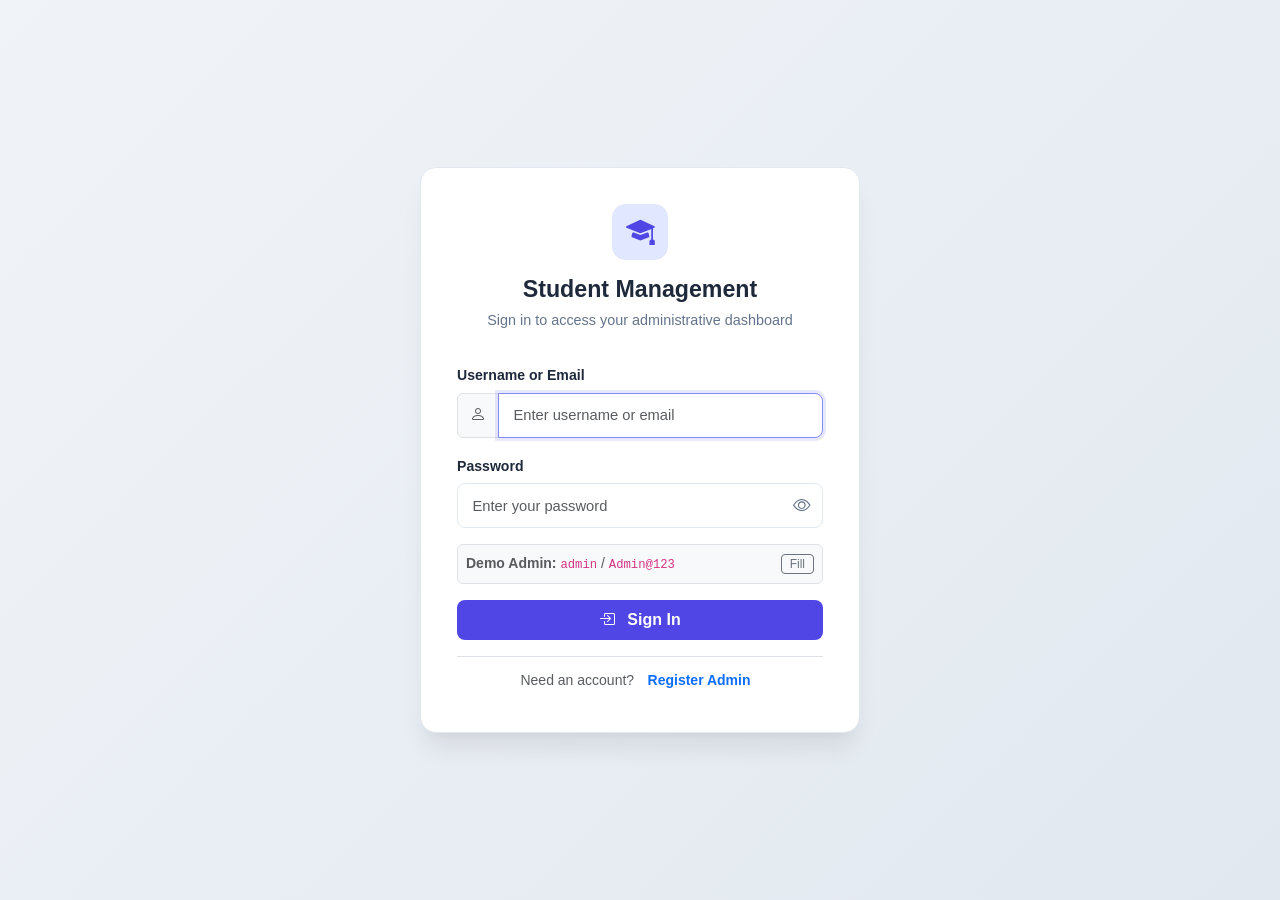
<file: frontend/index.html>
<!DOCTYPE html>
<html lang="en">
<head>
    <meta charset="UTF-8">
    <meta name="viewport" content="width=device-width, initial-scale=1.0">
    <title>Student Management System</title>
    <link rel="stylesheet" href="https://cdn.jsdelivr.net/npm/bootstrap@5.3.3/dist/css/bootstrap.min.css">
    <link rel="stylesheet" href="https://cdn.jsdelivr.net/npm/bootstrap-icons@1.11.3/font/bootstrap-icons.min.css">
    <link rel="stylesheet" href="css/style.css">
    <script src="js/auth.js"></script>
    <script>
        document.addEventListener("DOMContentLoaded", () => {
            if (isAuthenticated()) {
                window.location.replace("dashboard.html");
            } else {
                window.location.replace("login.html");
            }
        });
    </script>
</head>
<body class="d-flex align-items-center justify-content-center" style="min-height: 100vh;">
    <div class="text-center">
        <div class="spinner-border text-primary mb-3" role="status">
            <span class="visually-hidden">Loading...</span>
        </div>
        <h5 class="text-muted fw-semibold">Loading Student Management System...</h5>
    </div>
</body>
</html>
</file>
<file: frontend/css/style.css>
/* ==========================================================
   Student Management System - Modern Admin Dashboard CSS
   ========================================================== */

:root {
    --primary-color: #4f46e5;
    --primary-hover: #4338ca;
    --primary-light: #eef2ff;
    --secondary-color: #64748b;
    --success-color: #10b981;
    --warning-color: #f59e0b;
    --danger-color: #ef4444;
    --info-color: #06b6d4;
    
    --bg-body: #f8fafc;
    --bg-card: #ffffff;
    --sidebar-bg: #0f172a;
    --sidebar-hover: #1e293b;
    --sidebar-active: #4f46e5;
    --sidebar-text: #94a3b8;
    --sidebar-text-bright: #ffffff;
    
    --text-main: #1e293b;
    --text-muted: #64748b;
    --border-color: #e2e8f0;
    --card-shadow: 0 4px 6px -1px rgba(15, 23, 42, 0.04), 0 2px 4px -2px rgba(15, 23, 42, 0.04);
    --card-shadow-hover: 0 10px 15px -3px rgba(15, 23, 42, 0.08), 0 4px 6px -4px rgba(15, 23, 42, 0.04);
    --border-radius: 12px;
}

body {
    font-family: 'Inter', -apple-system, BlinkMacSystemFont, "Segoe UI", Roboto, Helvetica, Arial, sans-serif;
    background-color: var(--bg-body);
    color: var(--text-main);
    min-height: 100vh;
    margin: 0;
    padding: 0;
    overflow-x: hidden;
}

/* --------------------------------------------------
   Layout Structure
   -------------------------------------------------- */
.app-container {
    display: flex;
    width: 100%;
    min-height: 100vh;
}

/* Sidebar */
.app-sidebar {
    width: 260px;
    background-color: var(--sidebar-bg);
    color: var(--sidebar-text);
    flex-shrink: 0;
    display: flex;
    flex-direction: column;
    transition: all 0.3s cubic-bezier(0.4, 0, 0.2, 1);
    z-index: 1000;
}

.sidebar-brand {
    padding: 1.5rem 1.25rem;
    display: flex;
    align-items: center;
    gap: 0.75rem;
    font-size: 1.15rem;
    font-weight: 700;
    color: var(--sidebar-text-bright);
    text-decoration: none;
    border-bottom: 1px solid rgba(255, 255, 255, 0.08);
}

.sidebar-brand i {
    font-size: 1.5rem;
    color: #818cf8;
}

.sidebar-menu {
    list-style: none;
    padding: 1rem 0.75rem;
    margin: 0;
    flex-grow: 1;
}

.sidebar-item {
    margin-bottom: 0.35rem;
}

.sidebar-link {
    display: flex;
    align-items: center;
    gap: 0.85rem;
    padding: 0.75rem 1rem;
    color: var(--sidebar-text);
    text-decoration: none;
    border-radius: 8px;
    font-weight: 500;
    font-size: 0.95rem;
    transition: all 0.2s ease;
}

.sidebar-link i {
    font-size: 1.2rem;
    width: 24px;
    text-align: center;
}

.sidebar-link:hover {
    color: var(--sidebar-text-bright);
    background-color: var(--sidebar-hover);
}

.sidebar-link.active {
    color: var(--sidebar-text-bright);
    background-color: var(--sidebar-active);
    box-shadow: 0 4px 12px rgba(79, 70, 229, 0.35);
}

.sidebar-footer {
    padding: 1rem 1.25rem;
    border-top: 1px solid rgba(255, 255, 255, 0.08);
}

/* Main Content Area */
.app-main {
    flex-grow: 1;
    display: flex;
    flex-direction: column;
    min-width: 0;
}

/* Top Navbar */
.app-navbar {
    height: 68px;
    background-color: var(--bg-card);
    border-bottom: 1px solid var(--border-color);
    display: flex;
    align-items: center;
    justify-content: space-between;
    padding: 0 1.75rem;
    position: sticky;
    top: 0;
    z-index: 900;
}

.navbar-left {
    display: flex;
    align-items: center;
    gap: 1rem;
}

.sidebar-toggle-btn {
    background: none;
    border: none;
    font-size: 1.35rem;
    color: var(--text-muted);
    cursor: pointer;
    display: none;
    padding: 0.25rem;
}

.page-title {
    font-size: 1.25rem;
    font-weight: 700;
    margin: 0;
    color: var(--text-main);
}

.navbar-right {
    display: flex;
    align-items: center;
    gap: 1rem;
}

.user-profile-badge {
    display: flex;
    align-items: center;
    gap: 0.65rem;
    padding: 0.4rem 0.85rem;
    background: var(--bg-body);
    border-radius: 30px;
    border: 1px solid var(--border-color);
}

.user-avatar {
    width: 32px;
    height: 32px;
    border-radius: 50%;
    background: #e0e7ff;
    color: var(--primary-color);
    display: flex;
    align-items: center;
    justify-content: center;
    font-weight: 700;
    font-size: 0.85rem;
}

.user-name-text {
    font-size: 0.9rem;
    font-weight: 600;
    color: var(--text-main);
}

.btn-nav-logout {
    border: 1px solid var(--border-color);
    background: #ffffff;
    color: var(--danger-color);
    font-weight: 500;
    padding: 0.45rem 0.9rem;
    border-radius: 8px;
    display: flex;
    align-items: center;
    gap: 0.4rem;
    cursor: pointer;
    transition: all 0.2s;
}

.btn-nav-logout:hover {
    background: #fef2f2;
    border-color: #fecaca;
    color: #dc2626;
}

/* Page Content */
.app-content {
    padding: 1.75rem;
    flex-grow: 1;
}

/* --------------------------------------------------
   Dashboard Metric Cards
   -------------------------------------------------- */
.stat-card {
    background: var(--bg-card);
    border: 1px solid var(--border-color);
    border-radius: var(--border-radius);
    padding: 1.4rem;
    display: flex;
    align-items: center;
    justify-content: space-between;
    box-shadow: var(--card-shadow);
    transition: transform 0.2s ease, box-shadow 0.2s ease;
}

.stat-card:hover {
    transform: translateY(-2px);
    box-shadow: var(--card-shadow-hover);
}

.stat-info h6 {
    font-size: 0.82rem;
    text-transform: uppercase;
    letter-spacing: 0.05em;
    color: var(--text-muted);
    margin-bottom: 0.35rem;
    font-weight: 600;
}

.stat-info h2 {
    font-size: 1.9rem;
    font-weight: 800;
    margin: 0;
    color: var(--text-main);
}

.stat-icon-wrapper {
    width: 52px;
    height: 52px;
    border-radius: 12px;
    display: flex;
    align-items: center;
    justify-content: center;
    font-size: 1.5rem;
}

.icon-blue {
    background: #eff6ff;
    color: #2563eb;
}

.icon-green {
    background: #ecfdf5;
    color: #059669;
}

.icon-purple {
    background: #f5f3ff;
    color: #7c3aed;
}

.icon-amber {
    background: #fffbeb;
    color: #d97706;
}

/* --------------------------------------------------
   Cards & Panels
   -------------------------------------------------- */
.content-card {
    background: var(--bg-card);
    border: 1px solid var(--border-color);
    border-radius: var(--border-radius);
    box-shadow: var(--card-shadow);
    margin-bottom: 1.5rem;
    overflow: hidden;
}

.content-card-header {
    padding: 1.15rem 1.5rem;
    border-bottom: 1px solid var(--border-color);
    display: flex;
    align-items: center;
    justify-content: space-between;
    background: #ffffff;
}

.content-card-title {
    font-size: 1.05rem;
    font-weight: 700;
    margin: 0;
    color: var(--text-main);
    display: flex;
    align-items: center;
    gap: 0.5rem;
}

.content-card-body {
    padding: 1.5rem;
}

/* --------------------------------------------------
   Custom Tables
   -------------------------------------------------- */
.custom-table-wrapper {
    overflow-x: auto;
}

.custom-table {
    width: 100%;
    border-collapse: collapse;
    margin-bottom: 0;
}

.custom-table th {
    background: #f8fafc;
    color: var(--text-muted);
    font-size: 0.8rem;
    font-weight: 600;
    text-transform: uppercase;
    letter-spacing: 0.05em;
    padding: 0.85rem 1.15rem;
    border-bottom: 1px solid var(--border-color);
    text-align: left;
}

.custom-table td {
    padding: 0.95rem 1.15rem;
    font-size: 0.92rem;
    border-bottom: 1px solid var(--border-color);
    color: var(--text-main);
    vertical-align: middle;
}

.custom-table tr:hover td {
    background-color: #f8fafc;
}

.badge-status {
    padding: 0.35rem 0.65rem;
    font-size: 0.75rem;
    font-weight: 600;
    border-radius: 20px;
    display: inline-block;
}

.badge-active {
    background: #dcfce7;
    color: #15803d;
}

.badge-inactive {
    background: #fee2e2;
    color: #b91c1c;
}

.badge-dept {
    background: #e0e7ff;
    color: #4338ca;
    padding: 0.3rem 0.6rem;
    border-radius: 6px;
    font-size: 0.8rem;
    font-weight: 500;
}

.badge-year {
    background: #f1f5f9;
    color: #475569;
    padding: 0.3rem 0.6rem;
    border-radius: 6px;
    font-size: 0.8rem;
    font-weight: 500;
}

/* Table Actions */
.action-buttons {
    display: flex;
    gap: 0.4rem;
}

.btn-action {
    width: 32px;
    height: 32px;
    border-radius: 6px;
    border: 1px solid var(--border-color);
    background: #ffffff;
    display: flex;
    align-items: center;
    justify-content: center;
    font-size: 0.85rem;
    cursor: pointer;
    transition: all 0.15s;
    color: var(--text-muted);
}

.btn-action-view:hover {
    background: #eff6ff;
    color: #2563eb;
    border-color: #bfdbfe;
}

.btn-action-edit:hover {
    background: #fefce8;
    color: #ca8a04;
    border-color: #fef08a;
}

.btn-action-delete:hover {
    background: #fef2f2;
    color: #dc2626;
    border-color: #fecaca;
}

/* --------------------------------------------------
   Buttons & Inputs
   -------------------------------------------------- */
.btn-primary-custom {
    background: var(--primary-color);
    color: #ffffff;
    border: none;
    font-weight: 600;
    padding: 0.6rem 1.25rem;
    border-radius: 8px;
    display: inline-flex;
    align-items: center;
    gap: 0.5rem;
    transition: background-color 0.2s;
    text-decoration: none;
}

.btn-primary-custom:hover {
    background: var(--primary-hover);
    color: #ffffff;
}

.btn-secondary-custom {
    background: #f1f5f9;
    color: var(--text-main);
    border: 1px solid var(--border-color);
    font-weight: 600;
    padding: 0.6rem 1.25rem;
    border-radius: 8px;
    display: inline-flex;
    align-items: center;
    gap: 0.5rem;
    text-decoration: none;
    transition: background 0.2s;
}

.btn-secondary-custom:hover {
    background: #e2e8f0;
    color: var(--text-main);
}

.form-control, .form-select {
    border: 1px solid var(--border-color);
    border-radius: 8px;
    padding: 0.65rem 0.9rem;
    font-size: 0.92rem;
    color: var(--text-main);
    transition: border-color 0.2s, box-shadow 0.2s;
}

.form-control:focus, .form-select:focus {
    border-color: #818cf8;
    box-shadow: 0 0 0 3px rgba(99, 102, 241, 0.15);
}

.form-label {
    font-weight: 600;
    font-size: 0.88rem;
    margin-bottom: 0.4rem;
    color: var(--text-main);
}

/* --------------------------------------------------
   Auth / Login Screen
   -------------------------------------------------- */
.auth-wrapper {
    min-height: 100vh;
    display: flex;
    align-items: center;
    justify-content: center;
    background: linear-gradient(135deg, #f0f4f8 0%, #e2e8f0 100%);
    padding: 1.5rem;
}

.auth-card {
    background: #ffffff;
    border: 1px solid var(--border-color);
    border-radius: 16px;
    width: 100%;
    max-width: 440px;
    box-shadow: 0 20px 25px -5px rgba(0, 0, 0, 0.08), 0 8px 10px -6px rgba(0, 0, 0, 0.03);
    padding: 2.25rem;
}

.auth-header {
    text-align: center;
    margin-bottom: 2rem;
}

.auth-logo {
    width: 56px;
    height: 56px;
    border-radius: 14px;
    background: #e0e7ff;
    color: var(--primary-color);
    font-size: 1.8rem;
    display: inline-flex;
    align-items: center;
    justify-content: center;
    margin-bottom: 1rem;
}

.auth-header h3 {
    font-weight: 800;
    font-size: 1.45rem;
    margin-bottom: 0.35rem;
    color: var(--text-main);
}

.auth-header p {
    color: var(--text-muted);
    font-size: 0.9rem;
    margin: 0;
}

.password-input-group {
    position: relative;
}

.password-toggle-btn {
    position: absolute;
    right: 12px;
    top: 50%;
    transform: translateY(-50%);
    background: none;
    border: none;
    color: var(--text-muted);
    cursor: pointer;
    font-size: 1.1rem;
    padding: 0;
}

/* --------------------------------------------------
   Empty State & Loading Spinner
   -------------------------------------------------- */
.empty-state {
    text-align: center;
    padding: 3.5rem 1.5rem;
}

.empty-state i {
    font-size: 3.2rem;
    color: #cbd5e1;
    margin-bottom: 1rem;
    display: inline-block;
}

.empty-state h5 {
    font-weight: 700;
    color: var(--text-main);
    margin-bottom: 0.35rem;
}

.empty-state p {
    color: var(--text-muted);
    font-size: 0.9rem;
    margin-bottom: 1.25rem;
}

.loading-spinner {
    display: flex;
    flex-direction: column;
    align-items: center;
    justify-content: center;
    padding: 3rem;
    gap: 0.75rem;
    color: var(--text-muted);
    font-size: 0.92rem;
}

/* --------------------------------------------------
   Toast Notifications
   -------------------------------------------------- */
.toast-container-custom {
    position: fixed;
    top: 20px;
    right: 20px;
    z-index: 1100;
    display: flex;
    flex-direction: column;
    gap: 10px;
}

.toast-custom {
    background: #ffffff;
    border-radius: 10px;
    padding: 0.9rem 1.25rem;
    box-shadow: 0 10px 15px -3px rgba(0, 0, 0, 0.1), 0 4px 6px -4px rgba(0, 0, 0, 0.05);
    border-left: 4px solid var(--primary-color);
    display: flex;
    align-items: center;
    gap: 0.75rem;
    min-width: 280px;
    max-width: 400px;
    animation: slideInRight 0.3s ease forwards;
}

.toast-success {
    border-left-color: var(--success-color);
}

.toast-success i {
    color: var(--success-color);
}

.toast-error {
    border-left-color: var(--danger-color);
}

.toast-error i {
    color: var(--danger-color);
}

@keyframes slideInRight {
    from {
        opacity: 0;
        transform: translateX(100%);
    }
    to {
        opacity: 1;
        transform: translateX(0);
    }
}

/* --------------------------------------------------
   Responsive Design
   -------------------------------------------------- */
@media (max-width: 991.98px) {
    .app-sidebar {
        position: fixed;
        top: 0;
        bottom: 0;
        left: -260px;
    }

    .app-sidebar.show {
        left: 0;
    }

    .sidebar-toggle-btn {
        display: block;
    }

    .sidebar-backdrop {
        display: none;
        position: fixed;
        inset: 0;
        background: rgba(15, 23, 42, 0.5);
        z-index: 999;
    }

    .sidebar-backdrop.show {
        display: block;
    }
}

@media (max-width: 576px) {
    .app-navbar {
        padding: 0 1rem;
    }
    .app-content {
        padding: 1rem;
    }
    .auth-card {
        padding: 1.5rem;
    }
}
</file>
